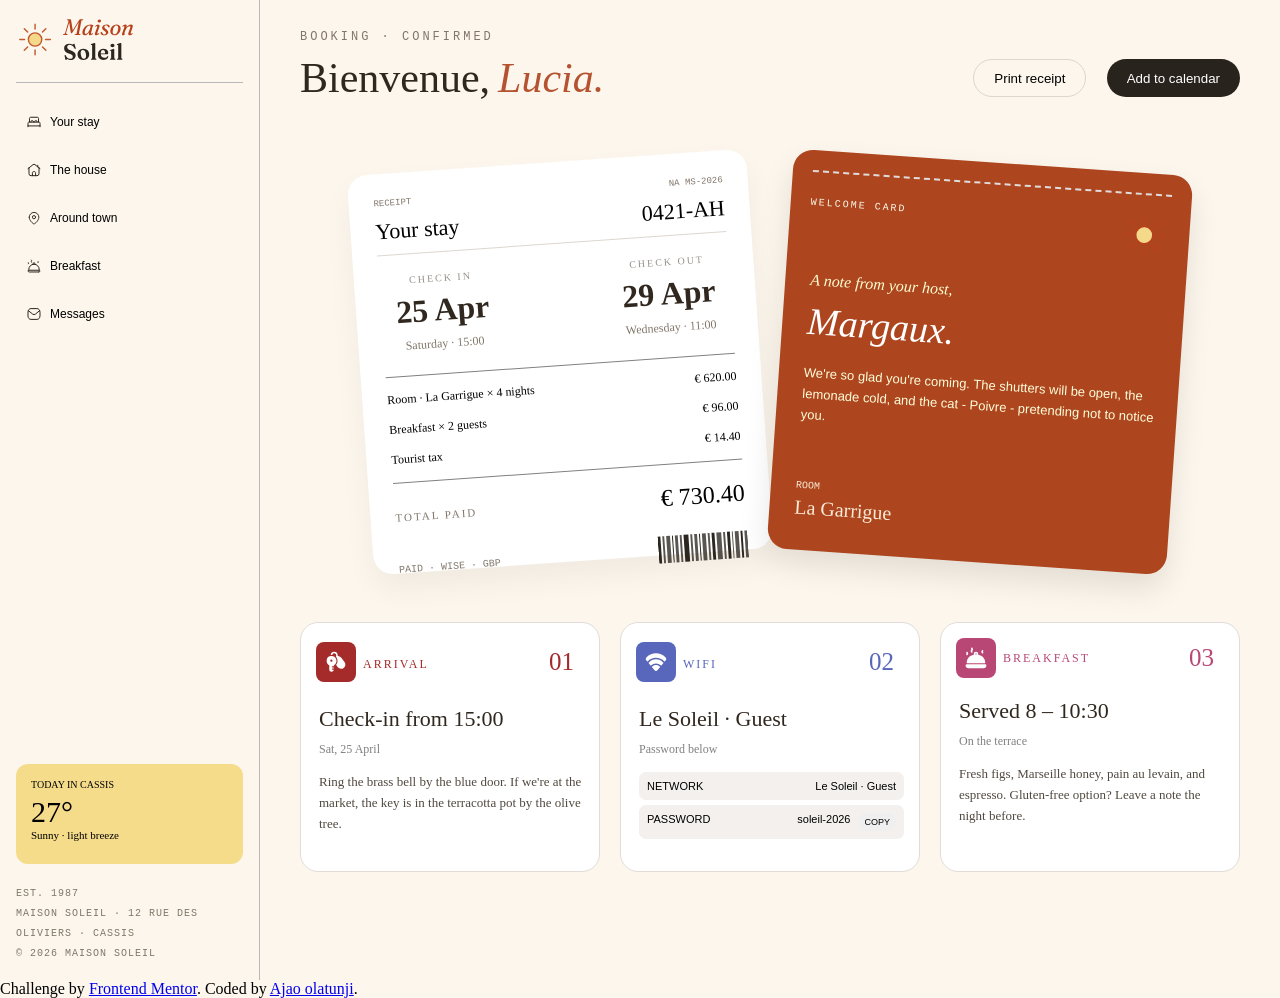
<file: index.html>
<!DOCTYPE html>
<html lang="en">
<head>
    <meta charset="UTF-8">
    <meta name="viewport" content="width=device-width, initial-scale=1.0">
    <link rel="stylesheet" href="Hotel.css">
    <title>Frontend Mentor | Hotel booking confirmation page</title>
</head>
<body>

<div class="code">
    <div class="stuffs">

        <div class="side">
            <div class="sidebar">

                <div class="logo">
                    <img src="logo.svg" alt="logo">
                </div>

                <div class="sb">
                    <img src="icon-bed.svg" alt="bed">
                    Your stay
                </div>

                <div class="sb">
                    <img src="icon-house.svg" alt="house">
                    The house
                </div>

                <div class="sb">
                    <img src="icon-pin.svg" alt="location">
                    Around town
                </div>

                <div class="sb">
                    <img src="icon-breakfast-outline.svg" alt="breakfast">
                    Breakfast
                </div>

                <div class="sb">
                    <img src="icon-mail.svg" alt="messages">
                    Messages
                </div>

                <div class="foot">
                    <div class="weather">
                        <div>Today in Cassis</div>
                        <div>27°</div>
                        <div>Sunny · light breeze</div>
                    </div>

                    <div class="rue">
                        <div>EST. 1987</div>
                        <div>MAISON SOLEIL · 12 RUE DES</div>
                        <div>OLIVIERS · CASSIS</div>
                        <div>© 2026 MAISON SOLEIL</div>
                    </div>
                </div>

            </div>
        </div>

        <div class="main">

            <header>
                BOOKING · CONFIRMED

                <div class="buttom-head">

                    <div class="address">
                        <div>Bienvenue,</div>
                        <div class="lucia"><i>Lucia.</i></div>
                    </div>

                    <div>
                        <button class="print">Print receipt</button>
                        <button class="calender">Add to calendar</button>
                    </div>

                </div>
            </header>

            <div class="display">

                <div class="cards">

                    <!-- RECEIPT CARD -->
                    <div class="card1">

                        <div class="top">
                            <div class="receipt-line">
                                <div>RECEIPT</div>
                                <div>Na MS-2026</div>
                            </div>

                            <div class="your-stay">
                                <div>Your stay</div>
                                <div>0421-AH</div>
                            </div>
                        </div>

                        <div class="sign">

                            <div>
                                <div class="txt">CHECK IN</div>
                                <div class="date"><strong>25 Apr</strong></div>
                                <div>Saturday · 15:00</div>
                            </div>

                            <div class="day">
                                <div class="txt">CHECK OUT</div>
                                <div class="date"><strong>29 Apr</strong></div>
                                <div>Wednesday · 11:00</div>
                            </div>

                        </div>

                        <div class="bill">

                            <div class="night">
                                <div>Room · La Garrigue × 4 nights</div>
                                <div>€ 620.00</div>
                            </div>

                            <div class="guest">
                                <div>Breakfast × 2 guests</div>
                                <div>€ 96.00</div>
                            </div>

                            <div class="tax">
                                <div>Tourist tax</div>
                                <div>€ 14.40</div>
                            </div>

                        </div>

                        <div class="foo">
                            <div>TOTAL PAID</div>
                            <div>€ 730.40</div>
                        </div>

                        <div class="footer">
                            <div>PAID · WISE · GBP</div>
                            <div>
                                <img src="icon-barcode.svg" alt="barcode">
                            </div>
                        </div>

                    </div>

                    <!-- WELCOME CARD -->
                    <div class="card2">

                        <div class="wel-crd">
                            <div class="welcome">WELCOME CARD</div>
                            <div>
                                <img src="illustration-sun.svg" alt="sun">
                            </div>
                        </div>

                        <div class="host">
                            A note from your host,
                        </div>

                        <div class="Mar">
                            Margaux.
                        </div>

                        <div class="cat">
                            We're so glad you're coming. The shutters will be open,
                            the lemonade cold, and the cat - Poivre - pretending
                            not to notice you.
                        </div>

                        <div class="room-la">
                            <div class="room">ROOM</div>
                            <div class="la">La Garrigue</div>
                        </div>

                    </div>

                </div>
            </div>

            <!-- BOTTOM CARDS -->
            <div class="cards2">

                <!-- ARRIVAL CARD -->
                <div class="card5">

                    <div class="keyline">

                        <div class="imgline">
                            <img src="icon-key.svg" alt="key" class="key">
                            <div class="arrival">ARRIVAL</div>
                        </div>

                        <div class="nums">01</div>

                    </div>

                    <div class="check-in">
                        Check-in from 15:00
                    </div>

                    <div class="april">
                        Sat, 25 April
                    </div>

                    <div class="ring">
                        Ring the brass bell by the blue door. If we're at
                        the market, the key is in the terracotta pot by
                        the olive tree.
                    </div>

                </div>

                <!-- WIFI CARD -->
                <div class="card5">

                    <div class="keyline">

                        <div class="wificlass">
                            <img src="icon-wifi.svg" alt="wifi" class="wifi">
                            <div class="wifitxt">WIFI</div>
                        </div>

                        <div class="nums2">02</div>

                    </div>

                    <div class="check-in">
                        Le Soleil · Guest
                    </div>

                    <div class="april">
                        Password below
                    </div>

                    <div class="password">

                        <div class="net">
                            <div>NETWORK</div>
                            <div>Le Soleil · Guest</div>
                        </div>

                        <div class="pass">
                            <div>PASSWORD</div>

                            <div class="copy">
                                <div>soleil-2026</div>
                                <button class="cpy-btn">COPY</button>
                            </div>
                        </div>

                    </div>

                </div>

                <!-- BREAKFAST CARD -->
                <div class="card5">

                    <div class="break-head">

                        <div class="break-left">
                            <img src="icon-breakfast.svg" alt="breakfast" class="fast">
                            <div class="break-title">BREAKFAST</div>
                        </div>

                        <div class="break-number">03</div>

                    </div>

                    <div class="check-in">
                        Served 8 – 10:30
                    </div>

                    <div class="april">
                        On the terrace
                    </div>

                    <div class="ring">
                        Fresh figs, Marseille honey, pain au levain,
                        and espresso. Gluten-free option? Leave a
                        note the night before.
                    </div>

                </div>

            </div>

        </div>

    </div>
</div>
<footer class="attribution">
    Challenge by <a href="https://www.frontendmentor.io?ref=challenge">Frontend Mentor</a>.
    Coded by <a href="#">Ajao olatunji</a>.
  </footer>

</body>
</html>
</file>
<file: Hotel.css>
* {
    box-sizing: border-box;
}

body {
    margin: 0;
    border: none;
    background-color: rgb(252, 246, 236);
    font-family: Georgia, serif;
}

.code {
    display: flex;
    flex-direction: column;
}

.stuffs {
    display: flex;
}

.sidebar {
    width: 260px;
    height: 980px;
    background-color: rgb(252, 246, 236);
    font-size: 12px;
    display: flex;
    flex-direction: column;
    border-right: 1px solid rgb(185, 184, 184);
    padding: 16px;
}

.sidebar > img {
    width: 120px;
}

.side {
    display: flex;
    flex-direction: column;
    width: 260px;
}

.logo {
    border-bottom: 1px solid rgb(185, 184, 184);
    padding-bottom: 15px;
    margin-bottom: 15px;
}

.logo img {
    width: 120px;
}

.sb {
    height: 40px;
    display: flex;
    align-items: center;
    gap: 8px;
    margin: 4px 0;
    padding: 10px;
    border-radius: 5px;
    font-family: Arial, sans-serif;
}

.sb img {
    width: 16px;
    height: 16px;
}

.sb:hover {
    background-color: white;
    border: none;
    border-radius: 5px;
}

.foot {
    margin-top: auto;
}

.weather {
    background-color: rgb(245, 220, 139);
    height: 100px;
    padding: 15px;
    border-radius: 12px;
    margin-bottom: 20px;
    font-family: Georgia, serif;
}

.weather div:nth-child(1) {
    font-size: 10px;
    text-transform: uppercase;
}

.weather div:nth-child(2) {
    font-size: 30px;
    margin-top: 5px;
}

.weather div:nth-child(3) {
    font-size: 11px;
}

.rue {
    margin-top: 15px;
    color: #81766a;
    font-family: "Courier New", monospace;
    font-size: 10px;
    letter-spacing: 1px;
    line-height: 2;
}

.main {
    flex: 1;
    min-width: 0;
    padding: 30px 40px;
}

header {
    font-family: "Courier New", monospace;
    font-size: 12px;
    letter-spacing: 3px;
    color: #81766a;
}

.address {
    display: flex;
    flex-direction: row;
    font-size: 42px;
    font-family: Georgia, serif;
    color: #30271f;
    letter-spacing: 0;
}

.lucia {
    color: rgb(181, 83, 48);
    margin-left: 8px;
}

.buttom-head {
    display: flex;
    justify-content: space-between;
    align-items: center;
    width: 100%;
    margin-top: 10px;
}

.print {
    border-radius: 20px;
    border: 1px solid #ded6cc;
    height: 38px;
    padding: 0 20px;
    background-color: transparent;
    margin-right: 10px;
}

.calender {
    border-radius: 20px;
    background-color: #29231e;
    color: white;
    border: none;
    height: 38px;
    padding: 0 20px;
}

.display {
    display: flex;
    justify-content: center;
}

.cards {
    display: flex;
    justify-content: center;
    align-items: center;
    margin-top: 30px;
    gap: 10px;
}

/* RECEIPT CARD */

.card1 {
    margin-top: 30px;
    width: 400px;
    height: 400px;
    background-color: white;
    border-radius: 20px;
    padding: 25px;
    box-shadow: 0 15px 30px rgba(0, 0, 0, 0.05);
    transform: rotate(-4deg);
}

.receipt-line {
    display: flex;
    flex-direction: row;
    justify-content: space-between;
    font-family: "Courier New", monospace;
    font-size: 9px;
    color: #81766a;
    text-transform: uppercase;
}

.your-stay {
    display: flex;
    flex-direction: row;
    justify-content: space-between;
    font-size: 22px;
    margin-top: 10px;
}

.top {
    border-bottom: 1px solid rgb(220, 215, 208);
    padding-bottom: 10px;
}

.sign {
    display: flex;
    flex-direction: row;
    justify-content: space-between;
    margin-top: 20px;
    margin-bottom: 20px;
    margin-left: 15px;
    margin-right: 15px;
    text-align: center;
    font-size: 12px;
    color: #81766a;
}

.date {
    font-size: 32px;
    font-family: Georgia, serif;
    color: #30271f;
    margin: 8px 0;
}

.txt {
    color: rgb(150, 145, 138);
    font-size: 10px;
    letter-spacing: 2px;
}

.day {
    margin-bottom: 2px;
}

/* BILL */

.bill {
    border-top: 1px solid grey;
    border-bottom: 1px solid gray;
    padding-bottom: 10px;
}

.night {
    display: flex;
    justify-content: space-between;
    margin-top: 15px;
    font-size: 12px;
}

.guest {
    display: flex;
    justify-content: space-between;
    margin-top: 15px;
    font-size: 12px;
}

.tax {
    display: flex;
    justify-content: space-between;
    margin-top: 15px;
    margin-bottom: 5px;
    font-size: 12px;
}

.foo {
    display: flex;
    justify-content: space-between;
    margin-top: 20px;
    align-items: center;
}

.foo div:first-child {
    font-size: 11px;
    letter-spacing: 2px;
    color: #81766a;
}

.foo div:last-child {
    font-size: 24px;
}

.footer {
    display: flex;
    justify-content: space-between;
    align-items: center;
    margin-top: 20px;
    font-family: "Courier New", monospace;
    font-size: 10px;
    color: #81766a;
}

.footer img {
    width: 90px;
    height: 35px;
}

/* WELCOME CARD */

.card2 {
    margin-top: 30px;
    margin-left: 10px;
    width: 400px;
    height: 400px;
    background-color: #ad461e;
    border-radius: 20px;
    padding: 20px;
    color: white;
    transform: rotate(4deg);
    box-shadow: 0 15px 30px rgba(0, 0, 0, 0.1);
}

.welcome {
    margin-top: 10px;
    color: rgb(251, 251, 235);
    font-size: 10px;
    font-family: "Courier New", monospace;
    letter-spacing: 2px;
}

.wel-crd {
    border-top: 2px dashed rgb(225, 220, 220);
    padding-top: 15px;
    display: flex;
    flex-direction: row;
    justify-content: space-between;
}

.wel-crd img {
    width: 50px;
}

.host {
    color: rgb(252, 252, 207);
    margin-top: 30px;
    font-style: italic;
    margin-left: 5px;
}

.Mar {
    font-size: 38px;
    margin-left: 5px;
    margin-top: 10px;
    margin-bottom: 20px;
    color: white;
    font-style: italic;
}

.cat {
    margin-left: 5px;
    color: rgb(254, 254, 218);
    font-family: Arial, sans-serif;
    font-size: 13px;
    line-height: 1.6;
}

.room {
    color: antiquewhite;
    font-size: 10px;
    font-family: "Courier New", monospace;
}

.la {
    color: antiquewhite;
    font-size: 20px;
    margin-top: 5px;
}

.room-la {
    margin-top: 55px;
    margin-left: 5px;
}

/* BOTTOM CARDS */

.cards2 {
    display: flex;
    justify-content: space-between;
    margin-top: 60px;
    gap: 20px;
}

.card5 {
    flex: 1;
    min-width: 0;
    background-color: white;
    height: 250px;
    border-radius: 18px;
    padding: 15px;
    border: 1px solid rgb(225, 220, 215);
}

.keyline {
    display: flex;
    justify-content: space-between;
    align-items: center;
}

.key {
    background-color: brown;
    height: 40px;
    width: 40px;
    border-radius: 8px;
    margin-right: 7px;
    padding: 7px;
}

.imgline {
    display: flex;
    align-items: center;
}

.arrival {
    margin-top: 5px;
    color: brown;
    font-size: 12px;
    letter-spacing: 2px;
}

.nums {
    color: brown;
    margin: 10px;
    font-size: 25px;
}

.check-in {
    margin-left: 3px;
    margin-top: 20px;
    font-size: 22px;
    font-family: Georgia, serif;
    color: #30271f;
}

.april {
    margin-top: 10px;
    margin-left: 3px;
    font-size: 12px;
    color: gray;
}

.ring {
    margin-left: 3px;
    font-size: 13px;
    margin-top: 15px;
    line-height: 1.6;
    color: #51483f;
}

/* WIFI */

.wifi {
    background-color: #5867bb;
    height: 40px;
    width: 40px;
    border-radius: 8px;
    margin-right: 7px;
    padding: 7px;
}

.wifitxt {
    margin-top: 5px;
    color: #5867bb;
    font-size: 12px;
    letter-spacing: 2px;
}

.wificlass {
    display: flex;
    align-items: center;
}

.nums2 {
    color: #5867bb;
    margin: 10px;
    font-size: 25px;
}

.password {
    display: flex;
    flex-direction: column;
    margin-left: 3px;
    margin-top: 15px;
    gap: 5px;
    font-size: 11px;
    font-family: Arial, sans-serif;
}

.net {
    display: flex;
    justify-content: space-between;
    background-color: #f3f0ed;
    padding: 8px;
    border-radius: 7px;
}

.pass {
    display: flex;
    justify-content: space-between;
    background-color: #f3f0ed;
    padding: 8px;
    border-radius: 7px;
}

.copy {
    display: flex;
    gap: 8px;
}

.cpy-btn {
    height: 18px;
    border-radius: 10px;
    border: none;
    font-size: 9px;
}

/* BREAKFAST */

.break-head {
    display: flex;
    justify-content: space-between;
    align-items: center;
    margin-top: 0;
    margin-bottom: 20px;
}

.break-left {
    display: flex;
    align-items: center;
}

.fast {
    background-color: #b94775;
    height: 40px;
    width: 40px;
    border-radius: 8px;
    padding: 7px;
    margin-right: 7px;
}

.break-title {
    color: #b94775;
    font-size: 12px;
    letter-spacing: 2px;
}

.break-number {
    color: #b94775;
    font-size: 25px;
    margin-right: 10px;
}
</file>
